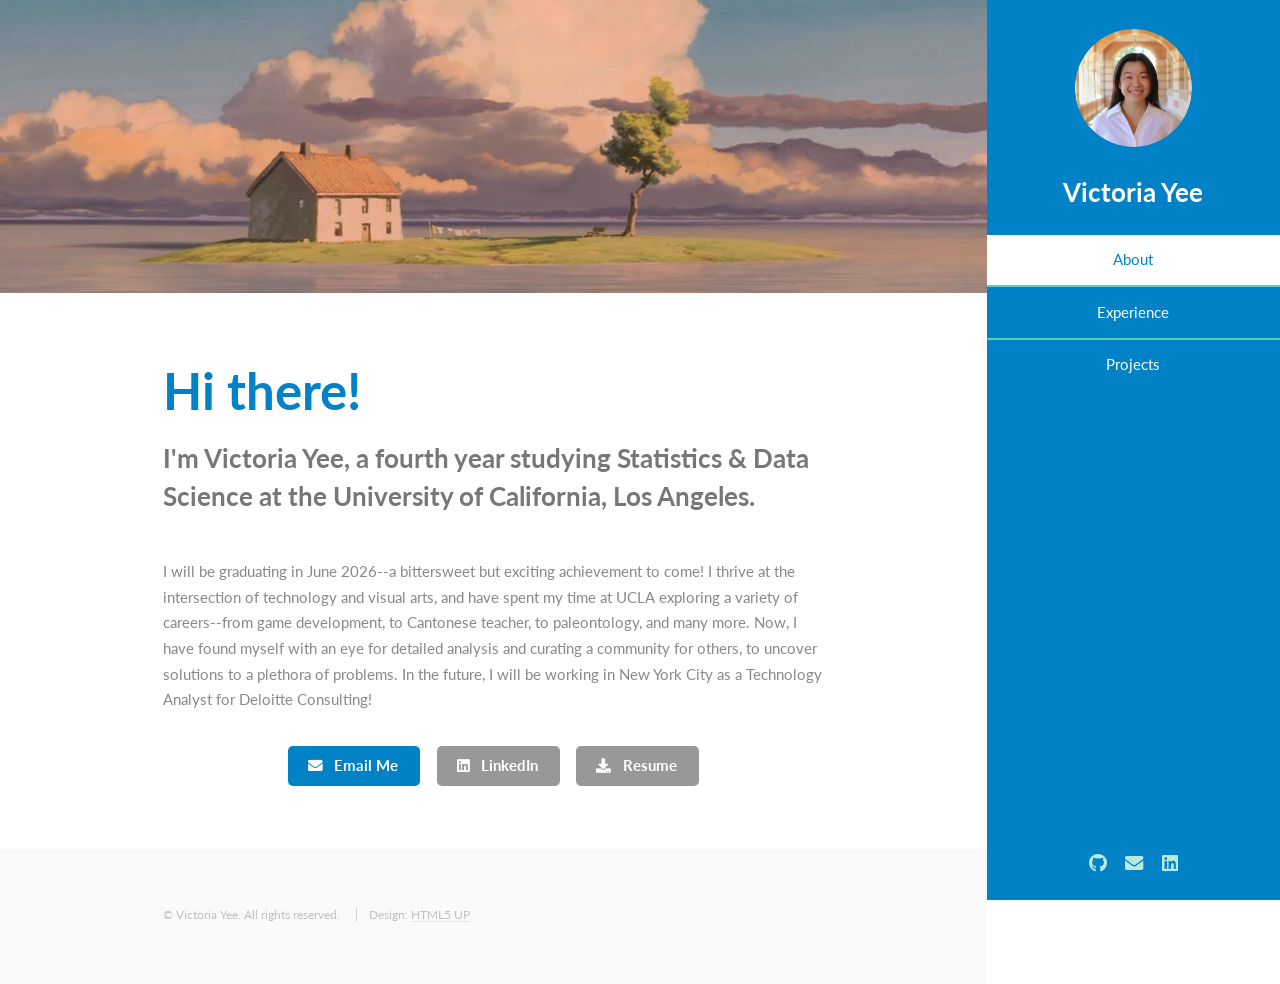
<file: index.html>
<!DOCTYPE HTML>
<html>
	<head>
		<title>Victoria Yee</title>
		<meta charset="utf-8" />
		<meta name="viewport" content="width=device-width, initial-scale=1, user-scalable=no" />
		<link rel="stylesheet" href="assets/css/main.css" />
	</head>
	<body class="is-preload">

		<!-- Header -->
		<section id="header">
			<header>
				<span class="image avatar"><img src="images/ucla headshot.jpg" alt="" /></span>
				<h1 id="logo"><a href="#">Victoria Yee</a></h1>
			</header>

			<nav id="nav">
				<ul>
					<li><a href="index.html" class="active">About</a></li>
					<li><a href="experience.html">Experience</a></li>
					<li><a href="projects.html">Projects</a></li>
				</ul>
			</nav>

			<footer>
				<ul class="icons">
					<li>
						<a href="https://github.com/victoria-yee" class="icon brands fa-github" target="_blank">
							<span class="label">GitHub</span>
						</a>
					</li>
					<li>
						<a href="mailto:vnyee16@g.ucla.edu" class="icon solid fa-envelope">
							<span class="label">Email</span>
						</a>
					</li>
					<li>
						<a href="https://www.linkedin.com/in/victorianicoleyee/" class="icon brands fa-linkedin" target="_blank">
							<span class="label">LinkedIn</span>
						</a>
					</li>
				</ul>
			</footer>
		</section>

		<!-- Wrapper -->
		<div id="wrapper">

			<!-- Main -->
			<div id="main">

				<!-- About -->
				<section id="one">
					<div class="image main" data-position="center">
						<img src="images/house.png" alt="" />
					</div>
					<div class="container">
						<header class="major">
							<h2>Hi there!</h2>
							<p>I'm Victoria Yee, a fourth year studying Statistics &amp; Data Science at the University of California, Los Angeles.</p>
						</header>

						<p>I will be graduating in June 2026--a bittersweet but exciting achievement to come! I thrive at the intersection of technology and visual arts, and have spent my time at UCLA exploring a variety of careers--from game development, to Cantonese teacher, to paleontology, and many more. Now, I have found myself with an eye for detailed analysis and curating a community for others, to uncover solutions to a plethora of problems. In the future, I will be working in New York City as a Technology Analyst for Deloitte Consulting! </p>

						<ul class="actions special">
							<li>
								<a href="mailto:vnyee16@g.ucla.edu" class="button primary icon solid fa-envelope">
									Email Me
								</a>
							</li>
							<li>
								<a href="https://www.linkedin.com/in/victorianicoleyee/" class="button icon brands fa-linkedin" target="_blank">
									LinkedIn
								</a>
							</li>
							<li>
								<a href="assets/resume/Victoria_Yee_Resume.pdf" class="button icon solid fa-download" download>
									Resume
								</a>
							</li>
						</ul>
					</div>
				</section>

			</div>

			<!-- Footer -->
			<section id="footer">
				<div class="container">
					<ul class="copyright">
						<li>&copy; Victoria Yee. All rights reserved.</li>
						<li>Design: <a href="http://html5up.net">HTML5 UP</a></li>
					</ul>
				</div>
			</section>

		</div>

		<!-- Scripts -->
		<script src="assets/js/jquery.min.js"></script>
		<script src="assets/js/jquery.scrollex.min.js"></script>
		<script src="assets/js/jquery.scrolly.min.js"></script>
		<script src="assets/js/browser.min.js"></script>
		<script src="assets/js/breakpoints.min.js"></script>
		<script src="assets/js/util.js"></script>
		<script src="assets/js/main.js"></script>

	</body>
</html>
</file>
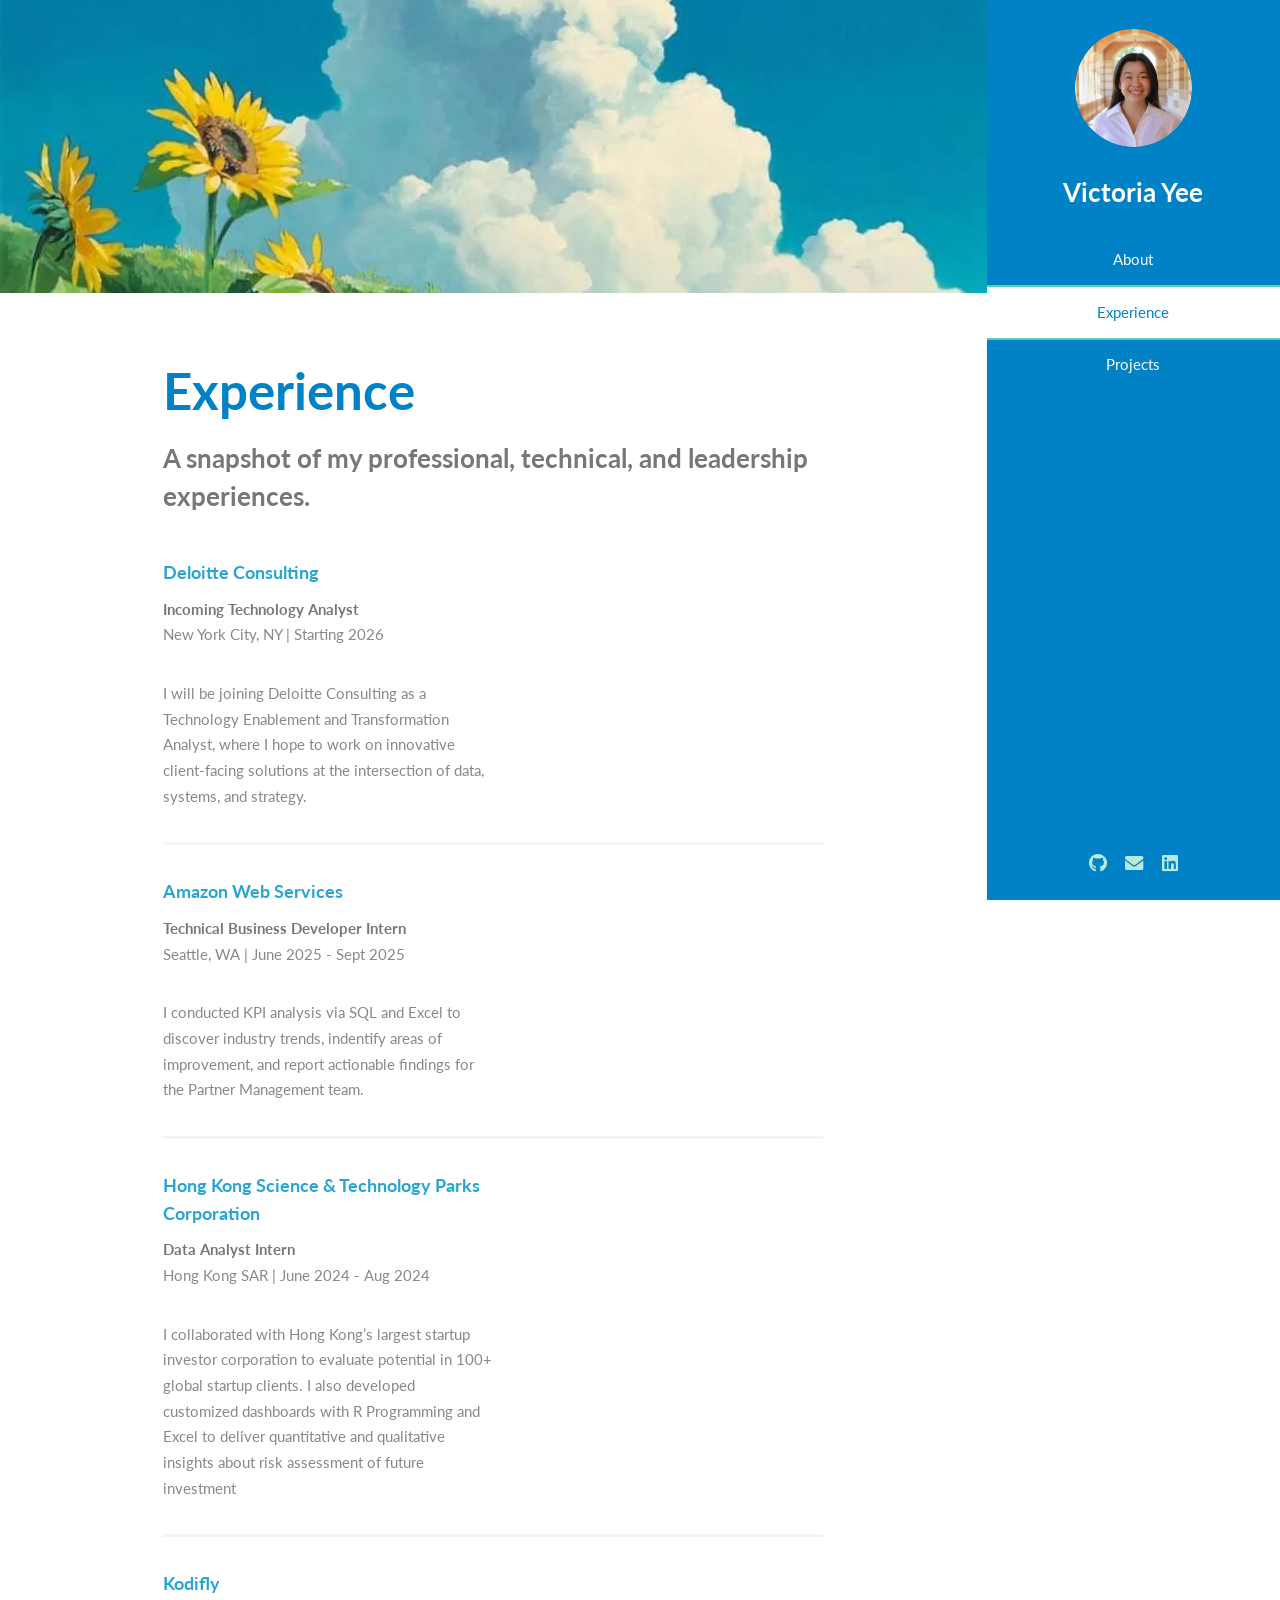
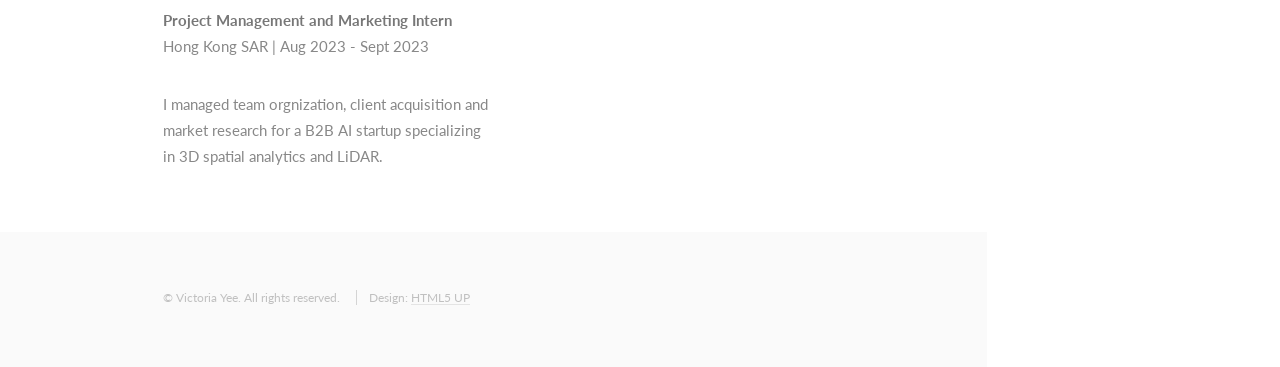
<file: experience.html>
<!DOCTYPE HTML>
<html>
	<head>
		<title>Experience | Victoria Yee</title>
		<meta charset="utf-8" />
		<meta name="viewport" content="width=device-width, initial-scale=1, user-scalable=no" />
		<link rel="stylesheet" href="assets/css/main.css" />
	</head>
	<body class="is-preload">

		<!-- Header -->
		<section id="header">
			<header>
				<span class="image avatar"><img src="images/ucla headshot.jpg" alt="Victoria Yee headshot" /></span>
				<h1 id="logo"><a href="index.html">Victoria Yee</a></h1>
			</header>

			<nav id="nav">
				<ul>
					<li><a href="index.html">About</a></li>
					<li><a href="experience.html" class="active">Experience</a></li>
					<li><a href="projects.html">Projects</a></li>
				</ul>
			</nav>

			<footer>
				<ul class="icons">
					<li>
						<a href="https://github.com/victoria-yee" class="icon brands fa-github" target="_blank">
							<span class="label">GitHub</span>
						</a>
					</li>
					<li>
						<a href="mailto:vnyee16@g.ucla.edu" class="icon solid fa-envelope">
							<span class="label">Email</span>
						</a>
					</li>
					<li>
						<a href="https://www.linkedin.com/in/victorianicoleyee/" class="icon brands fa-linkedin" target="_blank">
							<span class="label">LinkedIn</span>
						</a>
					</li>
				</ul>
			</footer>
		</section>

		<!-- Wrapper -->
		<div id="wrapper">

			<!-- Main -->
			<div id="main">

				<!-- Experience -->
				<section id="one">
					<div class="image main" data-position="center">
						<img src="images/sunflower.jpg" />
					</div>
					<div class="container">
						<header class="major">
							<h2>Experience</h2>
							<p>A snapshot of my professional, technical, and leadership experiences.</p>
						</header>

						<div class="features">
							<article>
								<div class="inner">
									<h4>Deloitte Consulting</h4>
									<p><strong>Incoming Technology Analyst</strong><br />
									New York City, NY | Starting 2026</p>
									<p>I will be joining Deloitte Consulting as a Technology Enablement and Transformation Analyst, where I hope to work on innovative client-facing solutions at the intersection of data, systems, and strategy.</p>
								</div>
							</article>

							<article>
								<div class="inner">
									<h4>Amazon Web Services</h4>
									<p><strong>Technical Business Developer Intern</strong><br />
									Seattle, WA | June 2025 - Sept 2025</p>
									<p>I conducted KPI analysis via SQL and Excel to discover industry trends, indentify areas of improvement, and report actionable findings for the Partner Management team.</p>
								</div>
							</article>

							<article>
								<div class="inner">
									<h4>Hong Kong Science & Technology Parks Corporation</h4>
									<p><strong>Data Analyst Intern</strong><br />
									Hong Kong SAR | June 2024 - Aug 2024</p>
									<p>I collaborated with Hong Kong’s largest startup investor corporation to evaluate potential in 100+ global startup clients. I also developed customized dashboards with R Programming and Excel to deliver quantitative and qualitative insights
about risk assessment of future investment</p>
								</div>
							</article>

							<article>
								<div class="inner">
									<h4>Kodifly</h4>
									<p><strong>Project Management and Marketing Intern </strong><br />
									Hong Kong SAR | Aug 2023 - Sept 2023</p>
									<p>I managed team orgnization, client acquisition and market research for a B2B AI startup specializing in 3D spatial analytics and LiDAR. </p>
								</div>
							</article>
						
						</div>
					</div>
				</section>

			</div>

			<!-- Footer -->
			<section id="footer">
				<div class="container">
					<ul class="copyright">
						<li>&copy; Victoria Yee. All rights reserved.</li>
						<li>Design: <a href="http://html5up.net">HTML5 UP</a></li>
					</ul>
				</div>
			</section>

		</div>

		<!-- Scripts -->
		<script src="assets/js/jquery.min.js"></script>
		<script src="assets/js/jquery.scrollex.min.js"></script>
		<script src="assets/js/jquery.scrolly.min.js"></script>
		<script src="assets/js/browser.min.js"></script>
		<script src="assets/js/breakpoints.min.js"></script>
		<script src="assets/js/util.js"></script>
		<script src="assets/js/main.js"></script>

	</body>
</html>
</file>
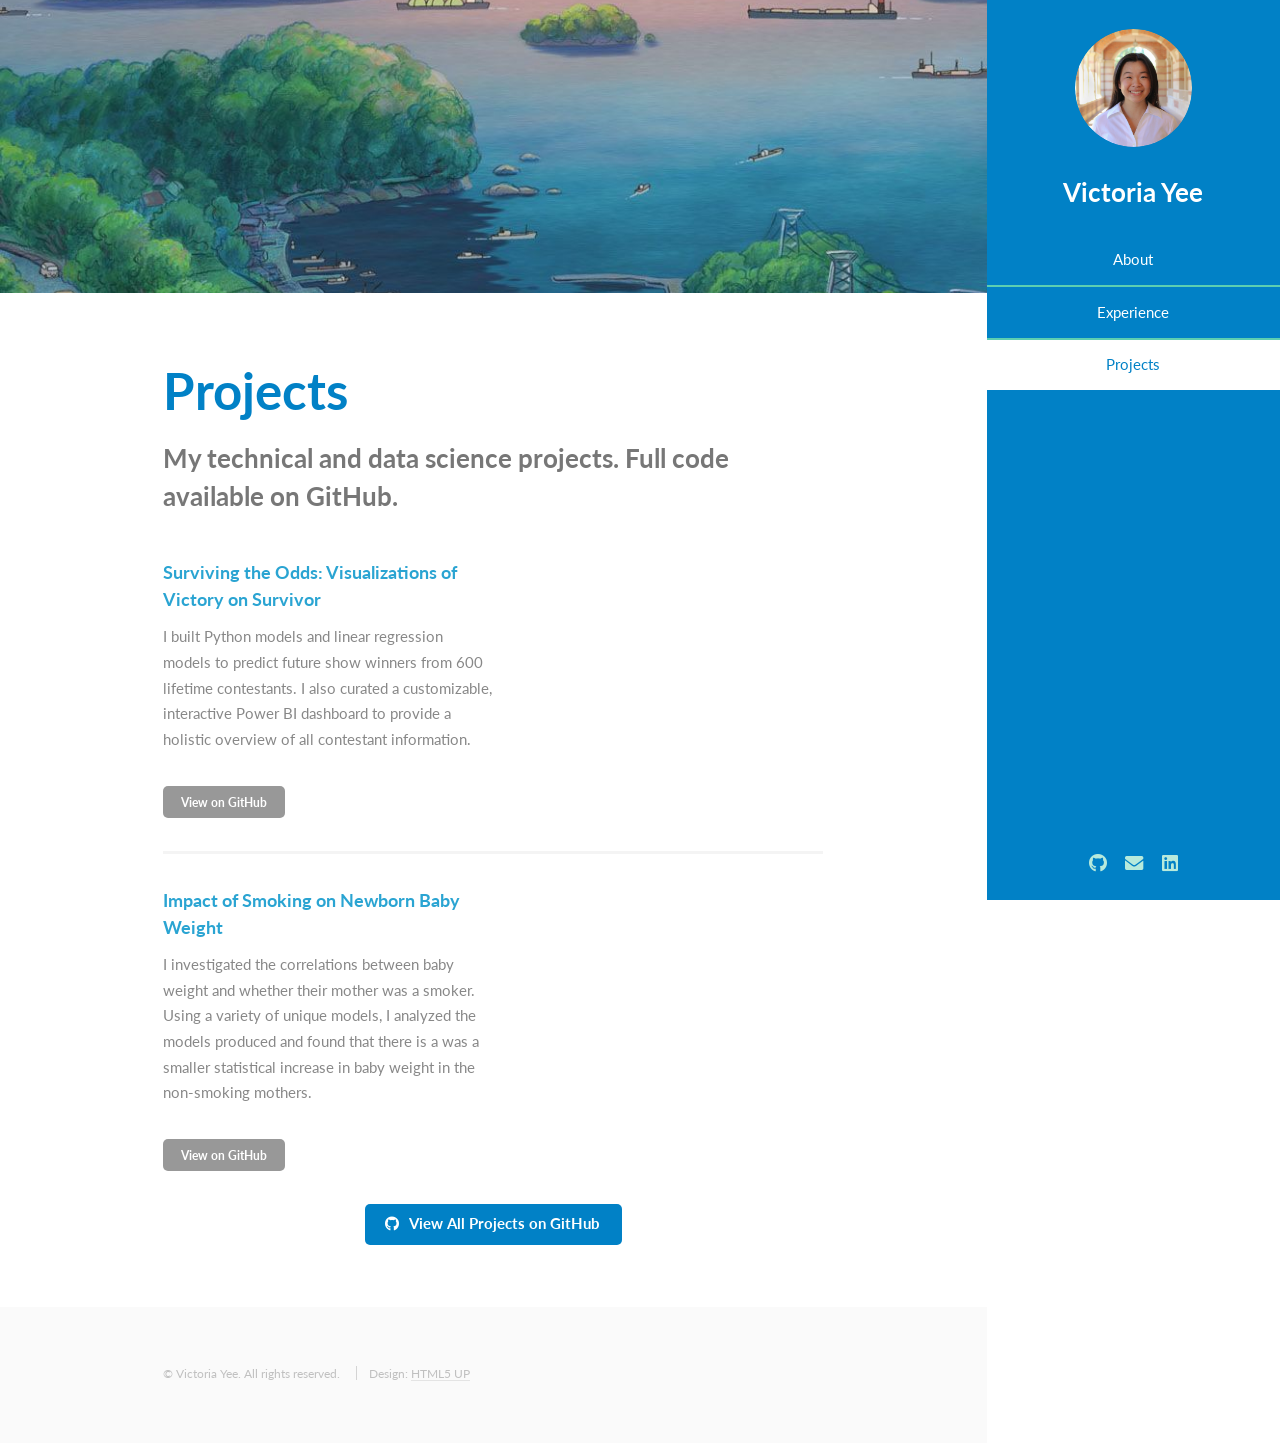
<file: projects.html>
<!DOCTYPE HTML>
<html>
	<head>
		<title>Projects | Victoria Yee</title>
		<meta charset="utf-8" />
		<meta name="viewport" content="width=device-width, initial-scale=1, user-scalable=no" />
		<link rel="stylesheet" href="assets/css/main.css" />
	</head>
	<body class="is-preload">

		<!-- Header -->
		<section id="header">
			<header>
				<span class="image avatar"><img src="images/ucla headshot.jpg" alt="Victoria Yee headshot" /></span>
				<h1 id="logo"><a href="index.html">Victoria Yee</a></h1>
			</header>

			<nav id="nav">
				<ul>
					<li><a href="index.html">About</a></li>
					<li><a href="experience.html">Experience</a></li>
					<li><a href="projects.html" class="active">Projects</a></li>
				</ul>
			</nav>

			<footer>
				<ul class="icons">
					<li>
						<a href="https://github.com/victoria-yee" class="icon brands fa-github" target="_blank">
							<span class="label">GitHub</span>
						</a>
					</li>
					<li>
						<a href="mailto:vnyee16@g.ucla.edu" class="icon solid fa-envelope">
							<span class="label">Email</span>
						</a>
					</li>
					<li>
						<a href="https://www.linkedin.com/in/victorianicoleyee/" class="icon brands fa-linkedin" target="_blank">
							<span class="label">LinkedIn</span>
						</a>
					</li>
				</ul>
			</footer>
		</section>

		<!-- Wrapper -->
		<div id="wrapper">

			<!-- Main -->
			<div id="main">

				<section id="one">
					<div class="image main" data-position="center">
						<img src="images/ships.jpg" />
					</div>

					<div class="container">
						<header class="major">
							<h2>Projects</h2>
							<p>My technical and data science projects. Full code available on GitHub.</p>
						</header>

						<div class="features">

							<article>
								<div class="inner">
									<h4>Surviving the Odds: Visualizations of Victory on Survivor </h4>
									<p>I built Python models and linear regression models to predict future show winners from 600 lifetime contestants. I also curated a customizable, interactive Power BI dashboard to provide a holistic overview of all contestant information. </p>
									<a href="https://github.com/victoria-yee/Surviving-the-Odds" target="_blank" class="button small">View on GitHub</a>
								</div>
							</article>

							<article>
								<div class="inner">
									<h4>Impact of Smoking on Newborn Baby Weight</h4>
									<p>I investigated the correlations between baby weight and whether their mother was a smoker. Using a variety of unique models, I analyzed the models produced and found that there is a was a smaller statistical increase in baby weight in the non-smoking mothers.</p>
									<a href="https://github.com/victoria-yee/Stats-20-Final-Project" target="_blank" class="button small">View on GitHub</a>
								</div>
							</article>

						</div>

						<ul class="actions special">
							<li>
								<a href="https://github.com/victoria-yee" target="_blank" class="button primary icon brands fa-github">
									View All Projects on GitHub
								</a>
							</li>
						</ul>

					</div>
				</section>

			</div>

			<!-- Footer -->
			<section id="footer">
				<div class="container">
					<ul class="copyright">
						<li>&copy; Victoria Yee. All rights reserved.</li>
						<li>Design: <a href="http://html5up.net">HTML5 UP</a></li>
					</ul>
				</div>
			</section>

		</div>

		<!-- Scripts -->
		<script src="assets/js/jquery.min.js"></script>
		<script src="assets/js/jquery.scrollex.min.js"></script>
		<script src="assets/js/jquery.scrolly.min.js"></script>
		<script src="assets/js/browser.min.js"></script>
		<script src="assets/js/breakpoints.min.js"></script>
		<script src="assets/js/util.js"></script>
		<script src="assets/js/main.js"></script>

	</body>
</html>
</file>
<file: assets/css/main.css>
@import url("fontawesome-all.min.css");
@import url("https://fonts.googleapis.com/css?family=Lato:400,400italic,700,700italic|Source+Code+Pro:400");

/*
	Read Only by HTML5 UP
	html5up.net | @ajlkn
	Free for personal and commercial use under the CCA 3.0 license (html5up.net/license)
*/

html, body, div, span, applet, object,
iframe, h1, h2, h3, h4, h5, h6, p, blockquote,
pre, a, abbr, acronym, address, big, cite,
code, del, dfn, em, img, ins, kbd, q, s, samp,
small, strike, strong, sub, sup, tt, var, b,
u, i, center, dl, dt, dd, ol, ul, li, fieldset,
form, label, legend, table, caption, tbody,
tfoot, thead, tr, th, td, article, aside,
canvas, details, embed, figure, figcaption,
footer, header, hgroup, menu, nav, output, ruby,
section, summary, time, mark, audio, video {
	margin: 0;
	padding: 0;
	border: 0;
	font-size: 100%;
	font: inherit;
	vertical-align: baseline;}

article, aside, details, figcaption, figure,
footer, header, hgroup, menu, nav, section {
	display: block;}

body {
	line-height: 1;
}

ol, ul {
	list-style: none;
}

blockquote, q {
	quotes: none;
}

	blockquote:before, blockquote:after, q:before, q:after {
		content: '';
		content: none;
	}

table {
	border-collapse: collapse;
	border-spacing: 0;
}

body {
	-webkit-text-size-adjust: none;
}

mark {
	background-color: transparent;
	color: inherit;
}

input::-moz-focus-inner {
	border: 0;
	padding: 0;
}

input, select, textarea {
	-moz-appearance: none;
	-webkit-appearance: none;
	-ms-appearance: none;
	appearance: none;
}

/* Basic */

	html {
		box-sizing: border-box;
	}

	*, *:before, *:after {
		box-sizing: inherit;
	}

	body {
		background: #fff;
	}

		body.is-preload *, body.is-preload *:before, body.is-preload *:after {
			-moz-animation: none !important;
			-webkit-animation: none !important;
			-ms-animation: none !important;
			animation: none !important;
			-moz-transition: none !important;
			-webkit-transition: none !important;
			-ms-transition: none !important;
			transition: none !important;
		}

	body, input, select, textarea {
		color: #888;
		font-family: "Lato", sans-serif;
		font-size: 16pt;
		font-weight: 400;
		line-height: 1.75em;
	}

	a {
		-moz-transition: color 0.2s ease-in-out, border-color 0.2s ease-in-out;
		-webkit-transition: color 0.2s ease-in-out, border-color 0.2s ease-in-out;
		-ms-transition: color 0.2s ease-in-out, border-color 0.2s ease-in-out;
		transition: color 0.2s ease-in-out, border-color 0.2s ease-in-out;
		border-bottom: solid 1px #e4e4e4;
		color: inherit;
		text-decoration: none;
	}

		a:hover {
			border-bottom-color: transparent;
			color: #0181c6 !important;
		}

	strong, b {
		color: #777;
		font-weight: 700;
	}

	em, i {
		font-style: italic;
	}

	p {
		margin: 0 0 2.25em 0;
	}

	h1, h2, h3, h4, h5, h6 {
		color: #2aa4d2;
		font-weight: 700;
		line-height: 1em;
		margin: 0 0 0.5625em 0;
	}

		h1 a, h2 a, h3 a, h4 a, h5 a, h6 a {
			border: 0;
			color: inherit;
			text-decoration: none;
		}

	h2 {
		font-size: 2em;
		line-height: 1.5em;
	}

	h3 {
		font-size: 1.75em;
		line-height: 1.5em;
	}

	h4 {
		font-size: 1.25em;
		line-height: 1.5em;
	}

	h5 {
		font-size: 0.9em;
		line-height: 1.5em;
	}

	h6 {
		font-size: 0.7em;
		line-height: 1.5em;
	}

	sub {
		font-size: 0.8em;
		position: relative;
		top: 0.5em;
	}

	sup {
		font-size: 0.8em;
		position: relative;
		top: -0.5em;
	}

	hr {
		border: 0;
		border-bottom: solid 2px #f4f4f4;
		margin: 2.25em 0;
	}

		hr.major {
			margin: 3.375em 0;
		}

	blockquote {
		border-left: solid 8px #e4e4e4;
		font-style: italic;
		margin: 0 0 2.25em 0;
		padding: 0.5em 0 0.5em 2em;
	}

	code {
		background: #555;
		border-radius: 5px;
		color: #fff;
		font-family: "Source Code Pro", monospace;
		font-size: 0.9em;
		margin: 0 0.25em;
		padding: 0.25em 0.65em;
	}

	pre {
		font-family: "Source Code Pro", monospace;
		font-size: 0.9em;
		margin: 0 0 2.25em 0;
	}

		pre code {
			-webkit-overflow-scrolling: touch;
			display: block;
			line-height: 1.5em;
			overflow-x: auto;
			padding: 1em 1.5em;
		}

	.align-left {
		text-align: left;
	}

	.align-center {
		text-align: center;
	}

	.align-right {
		text-align: right;
	}

/* Row */

	.row {
		display: flex;
		flex-wrap: wrap;
		box-sizing: border-box;
		align-items: stretch;
	}

		.row > * {
			box-sizing: border-box;
		}

		.row.gtr-uniform > * > :last-child {
			margin-bottom: 0;
		}

		.row.aln-left {
			justify-content: flex-start;
		}

		.row.aln-center {
			justify-content: center;
		}

		.row.aln-right {
			justify-content: flex-end;
		}

		.row.aln-top {
			align-items: flex-start;
		}

		.row.aln-middle {
			align-items: center;
		}

		.row.aln-bottom {
			align-items: flex-end;
		}

		.row > .imp {
			order: -1;
		}

		.row > .col-1 {
			width: 8.33333%;
		}

		.row > .off-1 {
			margin-left: 8.33333%;
		}

		.row > .col-2 {
			width: 16.66667%;
		}

		.row > .off-2 {
			margin-left: 16.66667%;
		}

		.row > .col-3 {
			width: 25%;
		}

		.row > .off-3 {
			margin-left: 25%;
		}

		.row > .col-4 {
			width: 33.33333%;
		}

		.row > .off-4 {
			margin-left: 33.33333%;
		}

		.row > .col-5 {
			width: 41.66667%;
		}

		.row > .off-5 {
			margin-left: 41.66667%;
		}

		.row > .col-6 {
			width: 50%;
		}

		.row > .off-6 {
			margin-left: 50%;
		}

		.row > .col-7 {
			width: 58.33333%;
		}

		.row > .off-7 {
			margin-left: 58.33333%;
		}

		.row > .col-8 {
			width: 66.66667%;
		}

		.row > .off-8 {
			margin-left: 66.66667%;
		}

		.row > .col-9 {
			width: 75%;
		}

		.row > .off-9 {
			margin-left: 75%;
		}

		.row > .col-10 {
			width: 83.33333%;
		}

		.row > .off-10 {
			margin-left: 83.33333%;
		}

		.row > .col-11 {
			width: 91.66667%;
		}

		.row > .off-11 {
			margin-left: 91.66667%;
		}

		.row > .col-12 {
			width: 100%;
		}

		.row > .off-12 {
			margin-left: 100%;
		}

		.row.gtr-0 {
			margin-top: 0;
			margin-left: 0em;
		}

			.row.gtr-0 > * {
				padding: 0 0 0 0em;
			}

			.row.gtr-0.gtr-uniform {
				margin-top: 0em;
			}

				.row.gtr-0.gtr-uniform > * {
					padding-top: 0em;
				}

		.row.gtr-25 {
			margin-top: 0;
			margin-left: -0.5em;
		}

			.row.gtr-25 > * {
				padding: 0 0 0 0.5em;
			}

			.row.gtr-25.gtr-uniform {
				margin-top: -0.5em;
			}

				.row.gtr-25.gtr-uniform > * {
					padding-top: 0.5em;
				}

		.row.gtr-50 {
			margin-top: 0;
			margin-left: -1em;
		}

			.row.gtr-50 > * {
				padding: 0 0 0 1em;
			}

			.row.gtr-50.gtr-uniform {
				margin-top: -1em;
			}

				.row.gtr-50.gtr-uniform > * {
					padding-top: 1em;
				}

		.row {
			margin-top: 0;
			margin-left: -2em;
		}

			.row > * {
				padding: 0 0 0 2em;
			}

			.row.gtr-uniform {
				margin-top: -2em;
			}

				.row.gtr-uniform > * {
					padding-top: 2em;
				}

		.row.gtr-150 {
			margin-top: 0;
			margin-left: -3em;
		}

			.row.gtr-150 > * {
				padding: 0 0 0 3em;
			}

			.row.gtr-150.gtr-uniform {
				margin-top: -3em;
			}

				.row.gtr-150.gtr-uniform > * {
					padding-top: 3em;
				}

		.row.gtr-200 {
			margin-top: 0;
			margin-left: -4em;
		}

			.row.gtr-200 > * {
				padding: 0 0 0 4em;
			}

			.row.gtr-200.gtr-uniform {
				margin-top: -4em;
			}

				.row.gtr-200.gtr-uniform > * {
					padding-top: 4em;
				}

		@media screen and (max-width: 1680px) {

			.row {
				display: flex;
				flex-wrap: wrap;
				box-sizing: border-box;
				align-items: stretch;
			}

				.row > * {
					box-sizing: border-box;
				}

				.row.gtr-uniform > * > :last-child {
					margin-bottom: 0;
				}

				.row.aln-left {
					justify-content: flex-start;
				}

				.row.aln-center {
					justify-content: center;
				}

				.row.aln-right {
					justify-content: flex-end;
				}

				.row.aln-top {
					align-items: flex-start;
				}

				.row.aln-middle {
					align-items: center;
				}

				.row.aln-bottom {
					align-items: flex-end;
				}

				.row > .imp-xlarge {
					order: -1;
				}

				.row > .col-1-xlarge {
					width: 8.33333%;
				}

				.row > .off-1-xlarge {
					margin-left: 8.33333%;
				}

				.row > .col-2-xlarge {
					width: 16.66667%;
				}

				.row > .off-2-xlarge {
					margin-left: 16.66667%;
				}

				.row > .col-3-xlarge {
					width: 25%;
				}

				.row > .off-3-xlarge {
					margin-left: 25%;
				}

				.row > .col-4-xlarge {
					width: 33.33333%;
				}

				.row > .off-4-xlarge {
					margin-left: 33.33333%;
				}

				.row > .col-5-xlarge {
					width: 41.66667%;
				}

				.row > .off-5-xlarge {
					margin-left: 41.66667%;
				}

				.row > .col-6-xlarge {
					width: 50%;
				}

				.row > .off-6-xlarge {
					margin-left: 50%;
				}

				.row > .col-7-xlarge {
					width: 58.33333%;
				}

				.row > .off-7-xlarge {
					margin-left: 58.33333%;
				}

				.row > .col-8-xlarge {
					width: 66.66667%;
				}

				.row > .off-8-xlarge {
					margin-left: 66.66667%;
				}

				.row > .col-9-xlarge {
					width: 75%;
				}

				.row > .off-9-xlarge {
					margin-left: 75%;
				}

				.row > .col-10-xlarge {
					width: 83.33333%;
				}

				.row > .off-10-xlarge {
					margin-left: 83.33333%;
				}

				.row > .col-11-xlarge {
					width: 91.66667%;
				}

				.row > .off-11-xlarge {
					margin-left: 91.66667%;
				}

				.row > .col-12-xlarge {
					width: 100%;
				}

				.row > .off-12-xlarge {
					margin-left: 100%;
				}

				.row.gtr-0 {
					margin-top: 0;
					margin-left: 0em;
				}

					.row.gtr-0 > * {
						padding: 0 0 0 0em;
					}

					.row.gtr-0.gtr-uniform {
						margin-top: 0em;
					}

						.row.gtr-0.gtr-uniform > * {
							padding-top: 0em;
						}

				.row.gtr-25 {
					margin-top: 0;
					margin-left: -0.5em;
				}

					.row.gtr-25 > * {
						padding: 0 0 0 0.5em;
					}

					.row.gtr-25.gtr-uniform {
						margin-top: -0.5em;
					}

						.row.gtr-25.gtr-uniform > * {
							padding-top: 0.5em;
						}

				.row.gtr-50 {
					margin-top: 0;
					margin-left: -1em;
				}

					.row.gtr-50 > * {
						padding: 0 0 0 1em;
					}

					.row.gtr-50.gtr-uniform {
						margin-top: -1em;
					}

						.row.gtr-50.gtr-uniform > * {
							padding-top: 1em;
						}

				.row {
					margin-top: 0;
					margin-left: -2em;
				}

					.row > * {
						padding: 0 0 0 2em;
					}

					.row.gtr-uniform {
						margin-top: -2em;
					}

						.row.gtr-uniform > * {
							padding-top: 2em;
						}

				.row.gtr-150 {
					margin-top: 0;
					margin-left: -3em;
				}

					.row.gtr-150 > * {
						padding: 0 0 0 3em;
					}

					.row.gtr-150.gtr-uniform {
						margin-top: -3em;
					}

						.row.gtr-150.gtr-uniform > * {
							padding-top: 3em;
						}

				.row.gtr-200 {
					margin-top: 0;
					margin-left: -4em;
				}

					.row.gtr-200 > * {
						padding: 0 0 0 4em;
					}

					.row.gtr-200.gtr-uniform {
						margin-top: -4em;
					}

						.row.gtr-200.gtr-uniform > * {
							padding-top: 4em;
						}

		}

		@media screen and (max-width: 1280px) {

			.row {
				display: flex;
				flex-wrap: wrap;
				box-sizing: border-box;
				align-items: stretch;
			}

				.row > * {
					box-sizing: border-box;
				}

				.row.gtr-uniform > * > :last-child {
					margin-bottom: 0;
				}

				.row.aln-left {
					justify-content: flex-start;
				}

				.row.aln-center {
					justify-content: center;
				}

				.row.aln-right {
					justify-content: flex-end;
				}

				.row.aln-top {
					align-items: flex-start;
				}

				.row.aln-middle {
					align-items: center;
				}

				.row.aln-bottom {
					align-items: flex-end;
				}

				.row > .imp-large {
					order: -1;
				}

				.row > .col-1-large {
					width: 8.33333%;
				}

				.row > .off-1-large {
					margin-left: 8.33333%;
				}

				.row > .col-2-large {
					width: 16.66667%;
				}

				.row > .off-2-large {
					margin-left: 16.66667%;
				}

				.row > .col-3-large {
					width: 25%;
				}

				.row > .off-3-large {
					margin-left: 25%;
				}

				.row > .col-4-large {
					width: 33.33333%;
				}

				.row > .off-4-large {
					margin-left: 33.33333%;
				}

				.row > .col-5-large {
					width: 41.66667%;
				}

				.row > .off-5-large {
					margin-left: 41.66667%;
				}

				.row > .col-6-large {
					width: 50%;
				}

				.row > .off-6-large {
					margin-left: 50%;
				}

				.row > .col-7-large {
					width: 58.33333%;
				}

				.row > .off-7-large {
					margin-left: 58.33333%;
				}

				.row > .col-8-large {
					width: 66.66667%;
				}

				.row > .off-8-large {
					margin-left: 66.66667%;
				}

				.row > .col-9-large {
					width: 75%;
				}

				.row > .off-9-large {
					margin-left: 75%;
				}

				.row > .col-10-large {
					width: 83.33333%;
				}

				.row > .off-10-large {
					margin-left: 83.33333%;
				}

				.row > .col-11-large {
					width: 91.66667%;
				}

				.row > .off-11-large {
					margin-left: 91.66667%;
				}

				.row > .col-12-large {
					width: 100%;
				}

				.row > .off-12-large {
					margin-left: 100%;
				}

				.row.gtr-0 {
					margin-top: 0;
					margin-left: 0em;
				}

					.row.gtr-0 > * {
						padding: 0 0 0 0em;
					}

					.row.gtr-0.gtr-uniform {
						margin-top: 0em;
					}

						.row.gtr-0.gtr-uniform > * {
							padding-top: 0em;
						}

				.row.gtr-25 {
					margin-top: 0;
					margin-left: -0.375em;
				}

					.row.gtr-25 > * {
						padding: 0 0 0 0.375em;
					}

					.row.gtr-25.gtr-uniform {
						margin-top: -0.375em;
					}

						.row.gtr-25.gtr-uniform > * {
							padding-top: 0.375em;
						}

				.row.gtr-50 {
					margin-top: 0;
					margin-left: -0.75em;
				}

					.row.gtr-50 > * {
						padding: 0 0 0 0.75em;
					}

					.row.gtr-50.gtr-uniform {
						margin-top: -0.75em;
					}

						.row.gtr-50.gtr-uniform > * {
							padding-top: 0.75em;
						}

				.row {
					margin-top: 0;
					margin-left: -1.5em;
				}

					.row > * {
						padding: 0 0 0 1.5em;
					}

					.row.gtr-uniform {
						margin-top: -1.5em;
					}

						.row.gtr-uniform > * {
							padding-top: 1.5em;
						}

				.row.gtr-150 {
					margin-top: 0;
					margin-left: -2.25em;
				}

					.row.gtr-150 > * {
						padding: 0 0 0 2.25em;
					}

					.row.gtr-150.gtr-uniform {
						margin-top: -2.25em;
					}

						.row.gtr-150.gtr-uniform > * {
							padding-top: 2.25em;
						}

				.row.gtr-200 {
					margin-top: 0;
					margin-left: -3em;
				}

					.row.gtr-200 > * {
						padding: 0 0 0 3em;
					}

					.row.gtr-200.gtr-uniform {
						margin-top: -3em;
					}

						.row.gtr-200.gtr-uniform > * {
							padding-top: 3em;
						}

		}

		@media screen and (max-width: 1024px) {

			.row {
				display: flex;
				flex-wrap: wrap;
				box-sizing: border-box;
				align-items: stretch;
			}

				.row > * {
					box-sizing: border-box;
				}

				.row.gtr-uniform > * > :last-child {
					margin-bottom: 0;
				}

				.row.aln-left {
					justify-content: flex-start;
				}

				.row.aln-center {
					justify-content: center;
				}

				.row.aln-right {
					justify-content: flex-end;
				}

				.row.aln-top {
					align-items: flex-start;
				}

				.row.aln-middle {
					align-items: center;
				}

				.row.aln-bottom {
					align-items: flex-end;
				}

				.row > .imp-medium {
					order: -1;
				}

				.row > .col-1-medium {
					width: 8.33333%;
				}

				.row > .off-1-medium {
					margin-left: 8.33333%;
				}

				.row > .col-2-medium {
					width: 16.66667%;
				}

				.row > .off-2-medium {
					margin-left: 16.66667%;
				}

				.row > .col-3-medium {
					width: 25%;
				}

				.row > .off-3-medium {
					margin-left: 25%;
				}

				.row > .col-4-medium {
					width: 33.33333%;
				}

				.row > .off-4-medium {
					margin-left: 33.33333%;
				}

				.row > .col-5-medium {
					width: 41.66667%;
				}

				.row > .off-5-medium {
					margin-left: 41.66667%;
				}

				.row > .col-6-medium {
					width: 50%;
				}

				.row > .off-6-medium {
					margin-left: 50%;
				}

				.row > .col-7-medium {
					width: 58.33333%;
				}

				.row > .off-7-medium {
					margin-left: 58.33333%;
				}

				.row > .col-8-medium {
					width: 66.66667%;
				}

				.row > .off-8-medium {
					margin-left: 66.66667%;
				}

				.row > .col-9-medium {
					width: 75%;
				}

				.row > .off-9-medium {
					margin-left: 75%;
				}

				.row > .col-10-medium {
					width: 83.33333%;
				}

				.row > .off-10-medium {
					margin-left: 83.33333%;
				}

				.row > .col-11-medium {
					width: 91.66667%;
				}

				.row > .off-11-medium {
					margin-left: 91.66667%;
				}

				.row > .col-12-medium {
					width: 100%;
				}

				.row > .off-12-medium {
					margin-left: 100%;
				}

				.row.gtr-0 {
					margin-top: 0;
					margin-left: 0em;
				}

					.row.gtr-0 > * {
						padding: 0 0 0 0em;
					}

					.row.gtr-0.gtr-uniform {
						margin-top: 0em;
					}

						.row.gtr-0.gtr-uniform > * {
							padding-top: 0em;
						}

				.row.gtr-25 {
					margin-top: 0;
					margin-left: -0.375em;
				}

					.row.gtr-25 > * {
						padding: 0 0 0 0.375em;
					}

					.row.gtr-25.gtr-uniform {
						margin-top: -0.375em;
					}

						.row.gtr-25.gtr-uniform > * {
							padding-top: 0.375em;
						}

				.row.gtr-50 {
					margin-top: 0;
					margin-left: -0.75em;
				}

					.row.gtr-50 > * {
						padding: 0 0 0 0.75em;
					}

					.row.gtr-50.gtr-uniform {
						margin-top: -0.75em;
					}

						.row.gtr-50.gtr-uniform > * {
							padding-top: 0.75em;
						}

				.row {
					margin-top: 0;
					margin-left: -1.5em;
				}

					.row > * {
						padding: 0 0 0 1.5em;
					}

					.row.gtr-uniform {
						margin-top: -1.5em;
					}

						.row.gtr-uniform > * {
							padding-top: 1.5em;
						}

				.row.gtr-150 {
					margin-top: 0;
					margin-left: -2.25em;
				}

					.row.gtr-150 > * {
						padding: 0 0 0 2.25em;
					}

					.row.gtr-150.gtr-uniform {
						margin-top: -2.25em;
					}

						.row.gtr-150.gtr-uniform > * {
							padding-top: 2.25em;
						}

				.row.gtr-200 {
					margin-top: 0;
					margin-left: -3em;
				}

					.row.gtr-200 > * {
						padding: 0 0 0 3em;
					}

					.row.gtr-200.gtr-uniform {
						margin-top: -3em;
					}

						.row.gtr-200.gtr-uniform > * {
							padding-top: 3em;
						}

		}

		@media screen and (max-width: 736px) {

			.row {
				display: flex;
				flex-wrap: wrap;
				box-sizing: border-box;
				align-items: stretch;
			}

				.row > * {
					box-sizing: border-box;
				}

				.row.gtr-uniform > * > :last-child {
					margin-bottom: 0;
				}

				.row.aln-left {
					justify-content: flex-start;
				}

				.row.aln-center {
					justify-content: center;
				}

				.row.aln-right {
					justify-content: flex-end;
				}

				.row.aln-top {
					align-items: flex-start;
				}

				.row.aln-middle {
					align-items: center;
				}

				.row.aln-bottom {
					align-items: flex-end;
				}

				.row > .imp-small {
					order: -1;
				}

				.row > .col-1-small {
					width: 8.33333%;
				}

				.row > .off-1-small {
					margin-left: 8.33333%;
				}

				.row > .col-2-small {
					width: 16.66667%;
				}

				.row > .off-2-small {
					margin-left: 16.66667%;
				}

				.row > .col-3-small {
					width: 25%;
				}

				.row > .off-3-small {
					margin-left: 25%;
				}

				.row > .col-4-small {
					width: 33.33333%;
				}

				.row > .off-4-small {
					margin-left: 33.33333%;
				}

				.row > .col-5-small {
					width: 41.66667%;
				}

				.row > .off-5-small {
					margin-left: 41.66667%;
				}

				.row > .col-6-small {
					width: 50%;
				}

				.row > .off-6-small {
					margin-left: 50%;
				}

				.row > .col-7-small {
					width: 58.33333%;
				}

				.row > .off-7-small {
					margin-left: 58.33333%;
				}

				.row > .col-8-small {
					width: 66.66667%;
				}

				.row > .off-8-small {
					margin-left: 66.66667%;
				}

				.row > .col-9-small {
					width: 75%;
				}

				.row > .off-9-small {
					margin-left: 75%;
				}

				.row > .col-10-small {
					width: 83.33333%;
				}

				.row > .off-10-small {
					margin-left: 83.33333%;
				}

				.row > .col-11-small {
					width: 91.66667%;
				}

				.row > .off-11-small {
					margin-left: 91.66667%;
				}

				.row > .col-12-small {
					width: 100%;
				}

				.row > .off-12-small {
					margin-left: 100%;
				}

				.row.gtr-0 {
					margin-top: 0;
					margin-left: 0em;
				}

					.row.gtr-0 > * {
						padding: 0 0 0 0em;
					}

					.row.gtr-0.gtr-uniform {
						margin-top: 0em;
					}

						.row.gtr-0.gtr-uniform > * {
							padding-top: 0em;
						}

				.row.gtr-25 {
					margin-top: 0;
					margin-left: -0.3125em;
				}

					.row.gtr-25 > * {
						padding: 0 0 0 0.3125em;
					}

					.row.gtr-25.gtr-uniform {
						margin-top: -0.3125em;
					}

						.row.gtr-25.gtr-uniform > * {
							padding-top: 0.3125em;
						}

				.row.gtr-50 {
					margin-top: 0;
					margin-left: -0.625em;
				}

					.row.gtr-50 > * {
						padding: 0 0 0 0.625em;
					}

					.row.gtr-50.gtr-uniform {
						margin-top: -0.625em;
					}

						.row.gtr-50.gtr-uniform > * {
							padding-top: 0.625em;
						}

				.row {
					margin-top: 0;
					margin-left: -1.25em;
				}

					.row > * {
						padding: 0 0 0 1.25em;
					}

					.row.gtr-uniform {
						margin-top: -1.25em;
					}

						.row.gtr-uniform > * {
							padding-top: 1.25em;
						}

				.row.gtr-150 {
					margin-top: 0;
					margin-left: -1.875em;
				}

					.row.gtr-150 > * {
						padding: 0 0 0 1.875em;
					}

					.row.gtr-150.gtr-uniform {
						margin-top: -1.875em;
					}

						.row.gtr-150.gtr-uniform > * {
							padding-top: 1.875em;
						}

				.row.gtr-200 {
					margin-top: 0;
					margin-left: -2.5em;
				}

					.row.gtr-200 > * {
						padding: 0 0 0 2.5em;
					}

					.row.gtr-200.gtr-uniform {
						margin-top: -2.5em;
					}

						.row.gtr-200.gtr-uniform > * {
							padding-top: 2.5em;
						}

		}

		@media screen and (max-width: 480px) {

			.row {
				display: flex;
				flex-wrap: wrap;
				box-sizing: border-box;
				align-items: stretch;
			}

				.row > * {
					box-sizing: border-box;
				}

				.row.gtr-uniform > * > :last-child {
					margin-bottom: 0;
				}

				.row.aln-left {
					justify-content: flex-start;
				}

				.row.aln-center {
					justify-content: center;
				}

				.row.aln-right {
					justify-content: flex-end;
				}

				.row.aln-top {
					align-items: flex-start;
				}

				.row.aln-middle {
					align-items: center;
				}

				.row.aln-bottom {
					align-items: flex-end;
				}

				.row > .imp-xsmall {
					order: -1;
				}

				.row > .col-1-xsmall {
					width: 8.33333%;
				}

				.row > .off-1-xsmall {
					margin-left: 8.33333%;
				}

				.row > .col-2-xsmall {
					width: 16.66667%;
				}

				.row > .off-2-xsmall {
					margin-left: 16.66667%;
				}

				.row > .col-3-xsmall {
					width: 25%;
				}

				.row > .off-3-xsmall {
					margin-left: 25%;
				}

				.row > .col-4-xsmall {
					width: 33.33333%;
				}

				.row > .off-4-xsmall {
					margin-left: 33.33333%;
				}

				.row > .col-5-xsmall {
					width: 41.66667%;
				}

				.row > .off-5-xsmall {
					margin-left: 41.66667%;
				}

				.row > .col-6-xsmall {
					width: 50%;
				}

				.row > .off-6-xsmall {
					margin-left: 50%;
				}

				.row > .col-7-xsmall {
					width: 58.33333%;
				}

				.row > .off-7-xsmall {
					margin-left: 58.33333%;
				}

				.row > .col-8-xsmall {
					width: 66.66667%;
				}

				.row > .off-8-xsmall {
					margin-left: 66.66667%;
				}

				.row > .col-9-xsmall {
					width: 75%;
				}

				.row > .off-9-xsmall {
					margin-left: 75%;
				}

				.row > .col-10-xsmall {
					width: 83.33333%;
				}

				.row > .off-10-xsmall {
					margin-left: 83.33333%;
				}

				.row > .col-11-xsmall {
					width: 91.66667%;
				}

				.row > .off-11-xsmall {
					margin-left: 91.66667%;
				}

				.row > .col-12-xsmall {
					width: 100%;
				}

				.row > .off-12-xsmall {
					margin-left: 100%;
				}

				.row.gtr-0 {
					margin-top: 0;
					margin-left: 0em;
				}

					.row.gtr-0 > * {
						padding: 0 0 0 0em;
					}

					.row.gtr-0.gtr-uniform {
						margin-top: 0em;
					}

						.row.gtr-0.gtr-uniform > * {
							padding-top: 0em;
						}

				.row.gtr-25 {
					margin-top: 0;
					margin-left: -0.3125em;
				}

					.row.gtr-25 > * {
						padding: 0 0 0 0.3125em;
					}

					.row.gtr-25.gtr-uniform {
						margin-top: -0.3125em;
					}

						.row.gtr-25.gtr-uniform > * {
							padding-top: 0.3125em;
						}

				.row.gtr-50 {
					margin-top: 0;
					margin-left: -0.625em;
				}

					.row.gtr-50 > * {
						padding: 0 0 0 0.625em;
					}

					.row.gtr-50.gtr-uniform {
						margin-top: -0.625em;
					}

						.row.gtr-50.gtr-uniform > * {
							padding-top: 0.625em;
						}

				.row {
					margin-top: 0;
					margin-left: -1.25em;
				}

					.row > * {
						padding: 0 0 0 1.25em;
					}

					.row.gtr-uniform {
						margin-top: -1.25em;
					}

						.row.gtr-uniform > * {
							padding-top: 1.25em;
						}

				.row.gtr-150 {
					margin-top: 0;
					margin-left: -1.875em;
				}

					.row.gtr-150 > * {
						padding: 0 0 0 1.875em;
					}

					.row.gtr-150.gtr-uniform {
						margin-top: -1.875em;
					}

						.row.gtr-150.gtr-uniform > * {
							padding-top: 1.875em;
						}

				.row.gtr-200 {
					margin-top: 0;
					margin-left: -2.5em;
				}

					.row.gtr-200 > * {
						padding: 0 0 0 2.5em;
					}

					.row.gtr-200.gtr-uniform {
						margin-top: -2.5em;
					}

						.row.gtr-200.gtr-uniform > * {
							padding-top: 2.5em;
						}

		}

/* Container */

	.container {
		margin: 0 auto;
		max-width: calc(100% - 4.5em);
		width: 45em;
	}

		.container.xsmall {
			width: 11.25em;
		}

		.container.small {
			width: 22.5em;
		}

		.container.medium {
			width: 33.75em;
		}

		.container.large {
			width: 56.25em;
		}

		.container.xlarge {
			width: 67.5em;
		}

		.container.max {
			width: 100%;
		}

		@media screen and (max-width: 1024px) {

			.container {
				width: 100% !important;
			}

		}

		@media screen and (max-width: 480px) {

			.container {
				max-width: calc(100% - 3.375em);
			}

		}

/* Section/Article */

	section.special, article.special {
		text-align: center;
	}

	header p {
		color: #aaa;
		position: relative;
		margin: 0 0 1.6875em 0;
	}

	header h2 + p {
		font-size: 1.25em;
		margin-top: -0.5em;
		line-height: 1.5em;
	}

	header h3 + p {
		font-size: 1.1em;
		margin-top: -0.35em;
		line-height: 1.5em;
	}

	header h4 + p,
	header h5 + p,
	header h6 + p {
		font-size: 0.9em;
		margin-top: -0.25em;
		line-height: 1.5em;
	}

	header.major h2 {
		color: #0181c6;
		font-size: 3.5em;
	}

		header.major h2 + p {
			color: #777;
			font-size: 1.75em;
			font-weight: 700;
			margin-top: -0.75em;
		}

/* Form */

	form {
		margin: 0 0 2.25em 0;
	}

	label {
		color: #777;
		display: block;
		font-size: 0.9em;
		font-weight: 700;
		margin: 0 0 1.125em 0;
	}

	input::-moz-focus-inner {
		border: 0;
		padding: 0;
	}

	input[type="text"],
	input[type="password"],
	input[type="email"],
	select,
	textarea {
		-moz-appearance: none;
		-webkit-appearance: none;
		-ms-appearance: none;
		appearance: none;
		border-radius: 5px;
		border: none;
		border: solid 2px #e4e4e4;
		color: inherit;
		display: block;
		outline: 0;
		padding: 0 1em;
		text-decoration: none;
		width: 100%;
	}

		input[type="text"]:invalid,
		input[type="password"]:invalid,
		input[type="email"]:invalid,
		select:invalid,
		textarea:invalid {
			box-shadow: none;
		}

		input[type="text"]:focus,
		input[type="password"]:focus,
		input[type="email"]:focus,
		select:focus,
		textarea:focus {
			border-color: #0181c6;
		}

	select {
		background-image: url("data:image/svg+xml;charset=utf8,%3Csvg xmlns='http://www.w3.org/2000/svg' width='40' height='40' preserveAspectRatio='none' viewBox='0 0 40 40'%3E%3Cpath d='M9.4,12.3l10.4,10.4l10.4-10.4c0.2-0.2,0.5-0.4,0.9-0.4c0.3,0,0.6,0.1,0.9,0.4l3.3,3.3c0.2,0.2,0.4,0.5,0.4,0.9 c0,0.4-0.1,0.6-0.4,0.9L20.7,31.9c-0.2,0.2-0.5,0.4-0.9,0.4c-0.3,0-0.6-0.1-0.9-0.4L4.3,17.3c-0.2-0.2-0.4-0.5-0.4-0.9 c0-0.4,0.1-0.6,0.4-0.9l3.3-3.3c0.2-0.2,0.5-0.4,0.9-0.4S9.1,12.1,9.4,12.3z' fill='%23e4e4e4' /%3E%3C/svg%3E");
		background-size: 1.25em;
		background-repeat: no-repeat;
		background-position: calc(100% - 1em) center;
		height: 2.75em;
		padding-right: 2.75em;
		text-overflow: ellipsis;
	}

		select option {
			color: #777;
			background: #fff;
		}

		select:focus::-ms-value {
			background-color: transparent;
		}

		select::-ms-expand {
			display: none;
		}

	input[type="text"],
	input[type="password"],
	input[type="email"],
	select {
		height: 2.75em;
	}

	textarea {
		padding: 0.75em 1em;
	}

	input[type="checkbox"],
	input[type="radio"] {
		-moz-appearance: none;
		-webkit-appearance: none;
		-ms-appearance: none;
		appearance: none;
		display: block;
		float: left;
		margin-right: -2em;
		opacity: 0;
		width: 1em;
		z-index: -1;
	}

		input[type="checkbox"] + label,
		input[type="radio"] + label {
			text-decoration: none;
			color: #888;
			cursor: pointer;
			display: inline-block;
			font-size: 1em;
			font-weight: 400;
			padding-left: 2.4em;
			padding-right: 0.75em;
			position: relative;
		}

			input[type="checkbox"] + label:before,
			input[type="radio"] + label:before {
				-moz-osx-font-smoothing: grayscale;
				-webkit-font-smoothing: antialiased;
				display: inline-block;
				font-style: normal;
				font-variant: normal;
				text-rendering: auto;
				line-height: 1;
				text-transform: none !important;
				font-family: 'Font Awesome 5 Free';
				font-weight: 900;
			}

			input[type="checkbox"] + label:before,
			input[type="radio"] + label:before {
				background: #fafafa;
				border-radius: 5px;
				border: solid 2px #e4e4e4;
				content: '';
				display: inline-block;
				font-size: 0.8em;
				height: 2.0625em;
				left: 0;
				line-height: 2.0625em;
				position: absolute;
				text-align: center;
				top: 0;
				width: 2.0625em;
			}

		input[type="checkbox"]:checked + label:before,
		input[type="radio"]:checked + label:before {
			background: #989898;
			border-color: #989898;
			color: #ffffff;
			content: '\f00c';
		}

		input[type="checkbox"]:focus + label:before,
		input[type="radio"]:focus + label:before {
			border-color: #0181c6;
		}

	input[type="checkbox"] + label:before {
		border-radius: 5px;
	}

	input[type="radio"] + label:before {
		border-radius: 100%;
	}

	::-webkit-input-placeholder {
		color: #aaa !important;
		font-style: italic;
		opacity: 1.0;
	}

	:-moz-placeholder {
		color: #aaa !important;
		font-style: italic;
		opacity: 1.0;
	}

	::-moz-placeholder {
		color: #aaa !important;
		font-style: italic;
		opacity: 1.0;
	}

	:-ms-input-placeholder {
		color: #aaa !important;
		font-style: italic;
		opacity: 1.0;
	}

/* Box */

	.box {
		border-radius: 5px;
		border: solid 2px #e4e4e4;
		margin-bottom: 2.25em;
		padding: 1.5em;
	}

		.box > :last-child,
		.box > :last-child > :last-child,
		.box > :last-child > :last-child > :last-child {
			margin-bottom: 0;
		}

		.box.alt {
			border: 0;
			border-radius: 0;
			padding: 0;
		}

/* Icon */

	.icon {
		text-decoration: none;
		border-bottom: none;
		position: relative;
	}

		.icon:before {
			-moz-osx-font-smoothing: grayscale;
			-webkit-font-smoothing: antialiased;
			display: inline-block;
			font-style: normal;
			font-variant: normal;
			text-rendering: auto;
			line-height: 1;
			text-transform: none !important;
			font-family: 'Font Awesome 5 Free';
			font-weight: 400;
		}

		.icon > .label {
			display: none;
		}

		.icon:before {
			line-height: inherit;
		}

		.icon.solid:before {
			font-weight: 900;
		}

		.icon.brands:before {
			font-family: 'Font Awesome 5 Brands';
		}

/* Image */

	.image {
		border-radius: 5px;
		border: 0;
		display: inline-block;
		position: relative;
	}

		.image[data-position] img {
			-moz-object-fit: cover;
			-webkit-object-fit: cover;
			-ms-object-fit: cover;
			object-fit: cover;
			display: block;
			position: absolute;
			top: 0;
			left: 0;
			width: 100%;
			height: 100%;
		}

		.image[data-position="top left"] img {
			-moz-object-position: top left;
			-webkit-object-position: top left;
			-ms-object-position: top left;
			object-position: top left;
		}

		.image[data-position="top"] img {
			-moz-object-position: top;
			-webkit-object-position: top;
			-ms-object-position: top;
			object-position: top;
		}

		.image[data-position="top right"] img {
			-moz-object-position: top right;
			-webkit-object-position: top right;
			-ms-object-position: top right;
			object-position: top right;
		}

		.image[data-position="right"] img {
			-moz-object-position: right;
			-webkit-object-position: right;
			-ms-object-position: right;
			object-position: right;
		}

		.image[data-position="bottom right"] img {
			-moz-object-position: bottom right;
			-webkit-object-position: bottom right;
			-ms-object-position: bottom right;
			object-position: bottom right;
		}

		.image[data-position="bottom"] img {
			-moz-object-position: bottom;
			-webkit-object-position: bottom;
			-ms-object-position: bottom;
			object-position: bottom;
		}

		.image[data-position="bottom left"] img {
			-moz-object-position: bottom left;
			-webkit-object-position: bottom left;
			-ms-object-position: bottom left;
			object-position: bottom left;
		}

		.image[data-position="left"] img {
			-moz-object-position: left;
			-webkit-object-position: left;
			-ms-object-position: left;
			object-position: left;
		}

		.image[data-position="center"] img {
			-moz-object-position: center;
			-webkit-object-position: center;
			-ms-object-position: center;
			object-position: center;
		}

		.image[data-position="25% 25%"] img {
			-moz-object-position: 25% 25%;
			-webkit-object-position: 25% 25%;
			-ms-object-position: 25% 25%;
			object-position: 25% 25%;
		}

		.image[data-position="75% 25%"] img {
			-moz-object-position: 75% 25%;
			-webkit-object-position: 75% 25%;
			-ms-object-position: 75% 25%;
			object-position: 75% 25%;
		}

		.image[data-position="75% 75%"] img {
			-moz-object-position: 75% 75%;
			-webkit-object-position: 75% 75%;
			-ms-object-position: 75% 75%;
			object-position: 75% 75%;
		}

		.image[data-position="25% 75%"] img {
			-moz-object-position: 25% 75%;
			-webkit-object-position: 25% 75%;
			-ms-object-position: 25% 75%;
			object-position: 25% 75%;
		}

		.image img {
			border-radius: 5px;
			display: block;
		}

		.image.left {
			float: left;
			margin: 0 2.5em 2em 0;
			top: 0.25em;
		}

		.image.right {
			float: right;
			margin: 0 0 2em 2.5em;
			top: 0.25em;
		}

		.image.fit {
			display: block;
			margin: 0 0 2.25em 0;
			width: 100%;
		}

			.image.fit img {
				display: block;
				width: 100%;
			}

		.image.avatar {
			border-radius: 100%;
			overflow: hidden;
		}

			.image.avatar img {
				border-radius: 100%;
				display: block;
				width: 100%;
			}

		.image.main {
			display: block;
			height: 20em;
			border-radius: 0;
		}

			.image.main img {
				border-radius: 0;
			}

/* List */

	ol {
		list-style: decimal;
		margin: 0 0 2.25em 0;
		padding-left: 1.25em;
	}

		ol li {
			padding-left: 0.25em;
		}

	ul {
		list-style: disc;
		margin: 0 0 2.25em 0;
		padding-left: 1em;
	}

		ul li {
			padding-left: 0.5em;
		}

		ul.alt {
			list-style: none;
			padding-left: 0;
		}

			ul.alt li {
				border-top: solid 2px #f4f4f4;
				padding: 0.5em 0;
			}

				ul.alt li:first-child {
					border-top: 0;
					padding-top: 0;
				}

	dl {
		margin: 0 0 2.25em 0;
	}

/* Actions */

	ul.actions {
		display: -moz-flex;
		display: -webkit-flex;
		display: -ms-flex;
		display: flex;
		cursor: default;
		list-style: none;
		margin-left: -1.125em;
		padding-left: 0;
	}

		ul.actions li {
			padding: 0 0 0 1.125em;
			vertical-align: middle;
		}

		ul.actions.special {
			-moz-justify-content: center;
			-webkit-justify-content: center;
			-ms-justify-content: center;
			justify-content: center;
			width: 100%;
			margin-left: 0;
		}

			ul.actions.special li:first-child {
				padding-left: 0;
			}

		ul.actions.stacked {
			-moz-flex-direction: column;
			-webkit-flex-direction: column;
			-ms-flex-direction: column;
			flex-direction: column;
			margin-left: 0;
		}

			ul.actions.stacked li {
				padding: 1.125em 0 0 0;
			}

				ul.actions.stacked li:first-child {
					padding-top: 0;
				}

		ul.actions.fit {
			width: calc(100% + 1.125em);
		}

			ul.actions.fit li {
				-moz-flex-grow: 1;
				-webkit-flex-grow: 1;
				-ms-flex-grow: 1;
				flex-grow: 1;
				-moz-flex-shrink: 1;
				-webkit-flex-shrink: 1;
				-ms-flex-shrink: 1;
				flex-shrink: 1;
				width: 100%;
			}

				ul.actions.fit li > * {
					width: 100%;
				}

			ul.actions.fit.stacked {
				width: 100%;
			}

		@media screen and (max-width: 480px) {

			ul.actions:not(.fixed) {
				-moz-flex-direction: column;
				-webkit-flex-direction: column;
				-ms-flex-direction: column;
				flex-direction: column;
				margin-left: 0;
				width: 100% !important;
			}

				ul.actions:not(.fixed) li {
					-moz-flex-grow: 1;
					-webkit-flex-grow: 1;
					-ms-flex-grow: 1;
					flex-grow: 1;
					-moz-flex-shrink: 1;
					-webkit-flex-shrink: 1;
					-ms-flex-shrink: 1;
					flex-shrink: 1;
					padding: 1.125em 0 0 0;
					text-align: center;
					width: 100%;
				}

					ul.actions:not(.fixed) li > * {
						width: 100%;
					}

					ul.actions:not(.fixed) li:first-child {
						padding-top: 0;
					}

					ul.actions:not(.fixed) li input[type="submit"],
					ul.actions:not(.fixed) li input[type="reset"],
					ul.actions:not(.fixed) li input[type="button"],
					ul.actions:not(.fixed) li button,
					ul.actions:not(.fixed) li .button {
						width: 100%;
					}

						ul.actions:not(.fixed) li input[type="submit"].icon:before,
						ul.actions:not(.fixed) li input[type="reset"].icon:before,
						ul.actions:not(.fixed) li input[type="button"].icon:before,
						ul.actions:not(.fixed) li button.icon:before,
						ul.actions:not(.fixed) li .button.icon:before {
							margin-left: -0.5rem;
						}

		}

/* Feature Icons */

	ul.feature-icons {
		list-style: none;
		padding-left: 0;
	}

		ul.feature-icons li {
			text-decoration: none;
			display: inline-block;
			margin: 0 0 1.6875em 0;
			padding: 0.35em 0 0 3.5em;
			position: relative;
			vertical-align: top;
			width: 48%;
		}

			ul.feature-icons li:before {
				-moz-osx-font-smoothing: grayscale;
				-webkit-font-smoothing: antialiased;
				display: inline-block;
				font-style: normal;
				font-variant: normal;
				text-rendering: auto;
				line-height: 1;
				text-transform: none !important;
				font-family: 'Font Awesome 5 Free';
				font-weight: 400;
			}

			ul.feature-icons li:before {
				background: #0181c6;
				border-radius: 100%;
				color: #ffffff;
				display: block;
				height: 2.5em;
				left: 0;
				line-height: 2.5em;
				position: absolute;
				text-align: center;
				top: 0;
				width: 2.5em;
			}

/* Icons */

	ul.icons {
		cursor: default;
		list-style: none;
		padding-left: 0;
	}

		ul.icons li {
			display: inline-block;
			padding: 0 1em 0 0;
		}

			ul.icons li:last-child {
				padding-right: 0 !important;
			}

			ul.icons li .icon:before {
				font-size: 1.25em;
			}

/* Table */

	.table-wrapper {
		-webkit-overflow-scrolling: touch;
		overflow-x: auto;
	}

	table {
		margin: 0 0 2.25em 0;
		width: 100%;
	}

		table tbody tr {
			border: solid 2px #f4f4f4;
			border-left: 0;
			border-right: 0;
		}

			table tbody tr:nth-child(2n + 1) {
				background-color: #fafafa;
			}

		table td {
			padding: 0.75em 0.75em;
		}

		table th {
			color: #777;
			font-size: 0.9em;
			font-weight: 700;
			padding: 0 0.75em 0.75em 0.75em;
			text-align: left;
		}

		table thead {
			border-bottom: solid 4px #e4e4e4;
		}

		table tfoot {
			border-top: solid 4px #e4e4e4;
		}

		table.alt {
			border-collapse: separate;
		}

			table.alt tbody tr td {
				border: solid 2px #e4e4e4;
				border-left-width: 0;
				border-top-width: 0;
			}

				table.alt tbody tr td:first-child {
					border-left-width: 2px;
				}

			table.alt tbody tr:first-child td {
				border-top-width: 2px;
			}

			table.alt thead {
				border-bottom: 0;
			}

			table.alt tfoot {
				border-top: 0;
			}

/* Button */

	input[type="submit"],
	input[type="reset"],
	input[type="button"],
	.button {
		-moz-appearance: none;
		-webkit-appearance: none;
		-ms-appearance: none;
		appearance: none;
		-moz-transition: background-color 0.2s ease-in-out, color 0.2s ease-in-out;
		-webkit-transition: background-color 0.2s ease-in-out, color 0.2s ease-in-out;
		-ms-transition: background-color 0.2s ease-in-out, color 0.2s ease-in-out;
		transition: background-color 0.2s ease-in-out, color 0.2s ease-in-out;
		background-color: #989898;
		border-radius: 5px;
		border: 0;
		color: #ffffff !important;
		cursor: pointer;
		display: inline-block;
		font-weight: 700;
		height: 2.75em;
		line-height: 2.75em;
		padding: 0 1.5em;
		text-align: center;
		text-decoration: none;
		white-space: nowrap;
	}

		input[type="submit"]:hover,
		input[type="reset"]:hover,
		input[type="button"]:hover,
		.button:hover {
			background-color: #a5a5a5;
			color: #ffffff !important;
		}

		input[type="submit"]:active,
		input[type="reset"]:active,
		input[type="button"]:active,
		.button:active {
			background-color: #8b8b8b;
		}

		input[type="submit"].icon,
		input[type="reset"].icon,
		input[type="button"].icon,
		.button.icon {
			padding-left: 1.35em;
		}

			input[type="submit"].icon:before,
			input[type="reset"].icon:before,
			input[type="button"].icon:before,
			.button.icon:before {
				margin-right: 0.5em;
			}

		input[type="submit"].fit,
		input[type="reset"].fit,
		input[type="button"].fit,
		.button.fit {
			width: 100%;
		}

		input[type="submit"].small,
		input[type="reset"].small,
		input[type="button"].small,
		.button.small {
			font-size: 0.8em;
		}

		input[type="submit"].large,
		input[type="reset"].large,
		input[type="button"].large,
		.button.large {
			font-size: 1.35em;
		}

		input[type="submit"].alt,
		input[type="reset"].alt,
		input[type="button"].alt,
		.button.alt {
			background-color: transparent;
			box-shadow: inset 0 0 0 2px #e4e4e4;
			color: #777 !important;
		}

			input[type="submit"].alt:hover,
			input[type="reset"].alt:hover,
			input[type="button"].alt:hover,
			.button.alt:hover {
				background-color: #f4f4f4;
				color: #777 !important;
			}

			input[type="submit"].alt:active,
			input[type="reset"].alt:active,
			input[type="button"].alt:active,
			.button.alt:active {
				background-color: #eaeaea;
			}

			input[type="submit"].alt.icon:before,
			input[type="reset"].alt.icon:before,
			input[type="button"].alt.icon:before,
			.button.alt.icon:before {
				color: #aaa;
			}

		input[type="submit"].primary,
		input[type="reset"].primary,
		input[type="button"].primary,
		.button.primary {
			background-color: #0181c6;
			color: #ffffff !important;
		}

			input[type="submit"].primary:hover,
			input[type="reset"].primary:hover,
			input[type="button"].primary:hover,
			.button.primary:hover {
				background-color: #5ed0b1;
			}

			input[type="submit"].primary:active,
			input[type="reset"].primary:active,
			input[type="button"].primary:active,
			.button.primary:active {
				background-color: #39c29d;
			}

		input[type="submit"].disabled, input[type="submit"]:disabled,
		input[type="reset"].disabled,
		input[type="reset"]:disabled,
		input[type="button"].disabled,
		input[type="button"]:disabled,
		.button.disabled,
		.button:disabled {
			background-color: #888 !important;
			box-shadow: inset 0 -0.15em 0 0 rgba(0, 0, 0, 0.15);
			color: #fff !important;
			cursor: default;
			opacity: 0.25;
		}

/* Features */

	.features article {
		border-top: solid 3px #f4f4f4;
		margin-bottom: 2.25em;
		padding-top: 2.25em;
	}

		.features article:first-child {
			border-top: 0;
			padding-top: 0;
		}

		.features article .image {
			display: inline-block;
			padding-right: 2.5em;
			vertical-align: middle;
			width: 48%;
		}

			.features article .image img {
				display: block;
				width: 100%;
			}

		.features article .inner {
			display: inline-block;
			vertical-align: middle;
			width: 50%;
		}

			.features article .inner > :last-child {
				margin-bottom: 0;
			}

/* Header */

	#header {
		display: -moz-flex;
		display: -webkit-flex;
		display: -ms-flex;
		display: flex;
		-moz-flex-direction: column;
		-webkit-flex-direction: column;
		-ms-flex-direction: column;
		flex-direction: column;
		-moz-justify-content: space-between;
		-webkit-justify-content: space-between;
		-ms-justify-content: space-between;
		justify-content: space-between;
		background: #0181c6;
		color: #d2f2e9;
		height: 100%;
		overflow-y: auto;
		position: fixed;
		text-align: center;
		top: 0;
		width: 23em;
		right: 0;
	}

		#header h1, #header h2, #header h3, #header h4, #header h5, #header h6 {
			color: #ffffff;
		}

			#header h1 a, #header h2 a, #header h3 a, #header h4 a, #header h5 a, #header h6 a {
				color: #ffffff;
			}

		#header header p {
			color: #b7eadc;
		}

		#header a {
			color: #d2f2e9;
		}

			#header a:hover {
				color: #ffffff !important;
			}

		#header > header {
			-moz-flex-shrink: 0;
			-webkit-flex-shrink: 0;
			-ms-flex-shrink: 0;
			flex-shrink: 0;
			padding: 3em;
		}

			#header > header .avatar {
				display: block;
				margin: 0 auto 2.25em auto;
				width: 8em;
			}

			#header > header h1 {
				font-size: 1.75em;
				margin: 0;
			}

			#header > header p {
				color: #d2f2e9;
				font-style: italic;
				margin: 1em 0 0 0;
			}

		#header > footer {
			-moz-flex-shrink: 0;
			-webkit-flex-shrink: 0;
			-ms-flex-shrink: 0;
			flex-shrink: 0;
			bottom: 0;
			left: 0;
			padding: 2em;
			width: 100%;
		}

			#header > footer .icons {
				margin: 0;
			}

				#header > footer .icons li a {
					color: #b7eadc;
				}

		#header > nav {
			-moz-flex-grow: 1;
			-webkit-flex-grow: 1;
			-ms-flex-grow: 1;
			flex-grow: 1;
		}

			#header > nav ul {
				list-style: none;
				margin: 0;
				padding: 0;
			}

				#header > nav ul li {
					border-top: solid 2px #5ccfb1;
					display: block;
					padding: 0;
				}

					#header > nav ul li a {
						-moz-transition: none;
						-webkit-transition: none;
						-ms-transition: none;
						transition: none;
						border: 0;
						color: #ffffff !important;
						display: block;
						padding: 0.85em 0;
						text-decoration: none;
					}

						#header > nav ul li a.active {
							background: #fff;
							color: #0181c6 !important;
						}

					#header > nav ul li:first-child {
						border-top: 0;
					}

/* Wrapper */

	#wrapper {
		background: #fff;
		padding-right: 23em;
	}

/* Main */

	#main > section {
		border-top: solid 6px #f4f4f4;
	}

		#main > section > .container {
			padding: 6em 0 4em 0;
		}

		#main > section:first-child {
			border-top: 0;
		}

/* Footer */

	#footer {
		background: #fafafa;
		border-top: 0;
		color: #c0c0c0;
		overflow: hidden;
		padding: 4em 0 2em 0;
	}

		#footer .copyright {
			line-height: 1em;
			list-style: none;
			padding: 0;
		}

			#footer .copyright li {
				border-left: solid 1px #d4d4d4;
				display: inline-block;
				font-size: 0.8em;
				margin-left: 1em;
				padding-left: 1em;
			}

				#footer .copyright li:first-child {
					border-left: 0;
					margin-left: 0;
					padding-left: 0;
				}

				#footer .copyright li a {
					color: inherit;
				}

/* XLarge */

	@media screen and (max-width: 1680px) {

		/* Basic */

			body, input, select, textarea {
				font-size: 13pt;
			}

		/* Header */

			#header {
				width: 21em;
			}

				#header > header {
					padding: 2em;
				}

				#header > footer {
					padding: 1.5em;
				}

		/* Wrapper */

			#wrapper {
				padding-right: 21em;
			}

		/* Main */

			#main > section > .container {
				padding: 4em 0 2em 0;
			}

	}

/* Large */

	@media screen and (max-width: 1280px) {

		/* Basic */

			body, input, select, textarea {
				font-size: 11pt;
			}

		/* Header */

			#header {
				width: 20em;
			}

		/* Wrapper */

			#wrapper {
				padding-right: 20em;
			}

	}

/* Medium */

	#titleBar {
		display: none;
	}

	@media screen and (max-width: 1024px) {

		/* Basic */

			html, body {
				overflow-x: hidden;
			}

			body, input, select, textarea {
				font-size: 12pt;
			}

		/* Image */

			.image.left, .image.right {
				max-width: 40%;
			}

				.image.left img, .image.right img {
					width: 100%;
				}

			.image.main {
				height: 20em;
			}

		/* Header */

			#header {
				-moz-backface-visibility: hidden;
				-webkit-backface-visibility: hidden;
				-ms-backface-visibility: hidden;
				backface-visibility: hidden;
				-moz-transition: -moz-transform 0.5s ease;
				-webkit-transition: -webkit-transform 0.5s ease;
				-ms-transition: -ms-transform 0.5s ease;
				transition: transform 0.5s ease;
				display: block;
				height: 100%;
				overflow-y: auto;
				position: fixed;
				top: 0;
				width: 23em;
				z-index: 10002;
				-moz-transform: translateX(23em);
				-webkit-transform: translateX(23em);
				-ms-transform: translateX(23em);
				transform: translateX(23em);
				right: 0;
			}

				#header > footer {
					bottom: auto;
					left: auto;
					margin: 0.5em 0 0 0;
					position: relative;
					right: auto;
					top: auto;
				}

		/* Wrapper */

			#wrapper {
				-moz-backface-visibility: hidden;
				-webkit-backface-visibility: hidden;
				-ms-backface-visibility: hidden;
				backface-visibility: hidden;
				-moz-transition: -moz-transform 0.5s ease;
				-webkit-transition: -webkit-transform 0.5s ease;
				-ms-transition: -ms-transform 0.5s ease;
				transition: transform 0.5s ease;
				padding: 44px 0 1px 0;
			}

		/* Header Panel */

			#titleBar {
				-moz-backface-visibility: hidden;
				-webkit-backface-visibility: hidden;
				-ms-backface-visibility: hidden;
				backface-visibility: hidden;
				-moz-transition: -moz-transform 0.5s ease;
				-webkit-transition: -webkit-transform 0.5s ease;
				-ms-transition: -ms-transform 0.5s ease;
				transition: transform 0.5s ease;
				display: block;
				height: 44px;
				left: 0;
				position: fixed;
				top: 0;
				width: 100%;
				z-index: 10001;
				background: #222;
				color: #fff;
				min-width: 320px;
			}

				#titleBar .title {
					color: #fff;
					display: block;
					font-weight: 700;
					height: 44px;
					line-height: 44px;
					padding: 0 1em;
					width: 100%;
					text-align: left;
				}

					#titleBar .title a {
						border: 0;
						text-decoration: none;
					}

				#titleBar .toggle {
					text-decoration: none;
					height: 4em;
					position: absolute;
					top: 0;
					width: 6em;
					border: 0;
					outline: 0;
					right: 0;
				}

					#titleBar .toggle:before {
						-moz-osx-font-smoothing: grayscale;
						-webkit-font-smoothing: antialiased;
						display: inline-block;
						font-style: normal;
						font-variant: normal;
						text-rendering: auto;
						line-height: 1;
						text-transform: none !important;
						font-family: 'Font Awesome 5 Free';
						font-weight: 900;
					}

					#titleBar .toggle:before {
						background: #0181c6;
						color: #ffffff;
						content: '\f0c9';
						display: block;
						font-size: 18px;
						height: 44px;
						line-height: 44px;
						position: absolute;
						text-align: center;
						top: 0;
						width: 64px;
						right: 0;
					}

			body.header-visible #wrapper, body.header-visible #titleBar {
				-moz-transform: translateX(-23em);
				-webkit-transform: translateX(-23em);
				-ms-transform: translateX(-23em);
				transform: translateX(-23em);
			}

			body.header-visible #header {
				-moz-transform: translateX(0);
				-webkit-transform: translateX(0);
				-ms-transform: translateX(0);
				transform: translateX(0);
			}

	}

/* Small */

	@media screen and (max-width: 736px) {

		/* Basic */

			body, input, select, textarea {
				font-size: 12pt;
			}

			h1 br, h2 br, h3 br, h4 br, h5 br, h6 br {
				display: none;
			}

			h2 {
				font-size: 1.75em;
			}

			h3 {
				font-size: 1.5em;
			}

			h4 {
				font-size: 1em;
			}

		/* Image */

			.image.left {
				margin: 0 1.5em 1em 0;
			}

			.image.right {
				margin: 0 0 1em 1.5em;
			}

			.image.main {
				height: 12em;
			}

		/* Section/Article */

			header br {
				display: none;
			}

			header.major h2 {
				font-size: 2.5em;
			}

				header.major h2 + p {
					font-size: 1.5em;
				}

		/* Features */

			.features article .image {
				display: block;
				margin: 0 0 2.25em 0;
				padding-right: 0;
				width: 100%;
			}

			.features article .inner {
				display: block;
				width: 100%;
			}

		/* Header */

			#header {
				width: 17em;
				-moz-transform: translateX(17em);
				-webkit-transform: translateX(17em);
				-ms-transform: translateX(17em);
				transform: translateX(17em);
				right: 0;
			}

				#header > header {
					padding: 2em;
				}

					#header > header .avatar {
						margin: 0 auto 1.6875em auto;
						width: 6em;
					}

					#header > header h1 {
						font-size: 1.5em;
					}

					#header > header p {
						margin: 1em 0 0 0;
					}

				#header > footer {
					padding: 1.5em;
				}

		/* Main */

			#main > section > .container {
				padding: 2em 0 0 0;
			}

		/* Footer */

			#footer {
				text-align: center;
			}

				#footer .copyright li {
					border-left: 0;
					display: block;
					line-height: 1.75em;
					margin: 0.75em 0 0 0;
					padding-left: 0;
				}

					#footer .copyright li:first-child {
						margin-top: 0;
					}

		/* Header Panel */

			#titleBar .toggle {
				height: 4em;
				width: 6em;
			}

				#titleBar .toggle:before {
					font-size: 14px;
					width: 44px;
				}

			body.header-visible #wrapper, body.header-visible #titleBar {
				-moz-transform: translateX(-17em);
				-webkit-transform: translateX(-17em);
				-ms-transform: translateX(-17em);
				transform: translateX(-17em);
			}

	}

/* XSmall */

	@media screen and (max-width: 480px) {

		/* Basic */

			html, body {
				min-width: 320px;
			}

			body, input, select, textarea {
				font-size: 12pt;
			}

		/* List */

			ul.actions {
				margin: 0 0 2.25em 0;
			}

				ul.actions li {
					display: block;
					padding: 1.125em 0 0 0;
					text-align: center;
					width: 100%;
				}

					ul.actions li:first-child {
						padding-top: 0;
					}

					ul.actions li > * {
						width: 100%;
						margin: 0 !important;
					}

						ul.actions li > *.icon:before {
							margin-left: -2em;
						}

				ul.actions.small li {
					padding: 0.5625em 0 0 0;
				}

					ul.actions.small li:first-child {
						padding-top: 0;
					}

			ul.feature-icons li {
				display: block;
				width: 100%;
			}

		/* Button */

			input[type="submit"],
			input[type="reset"],
			input[type="button"],
			.button {
				padding: 0;
			}

	}
</file>
